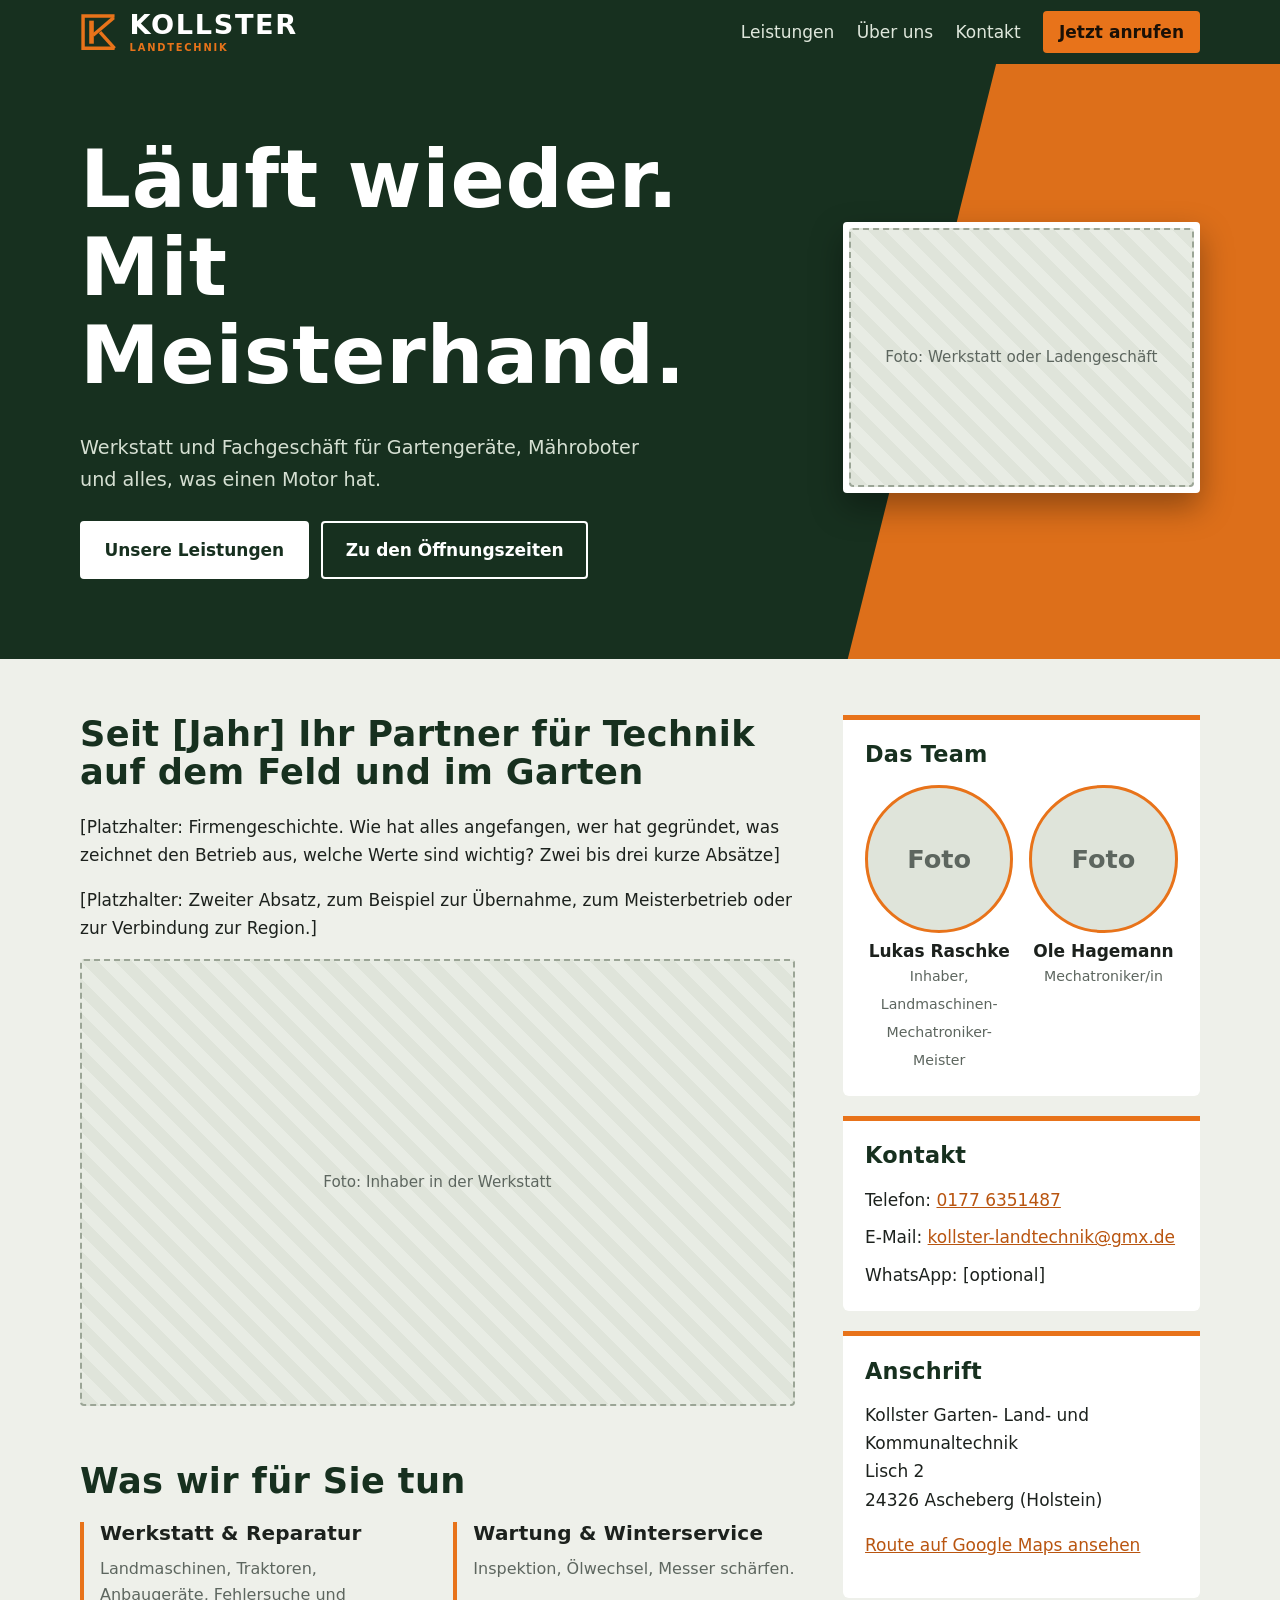
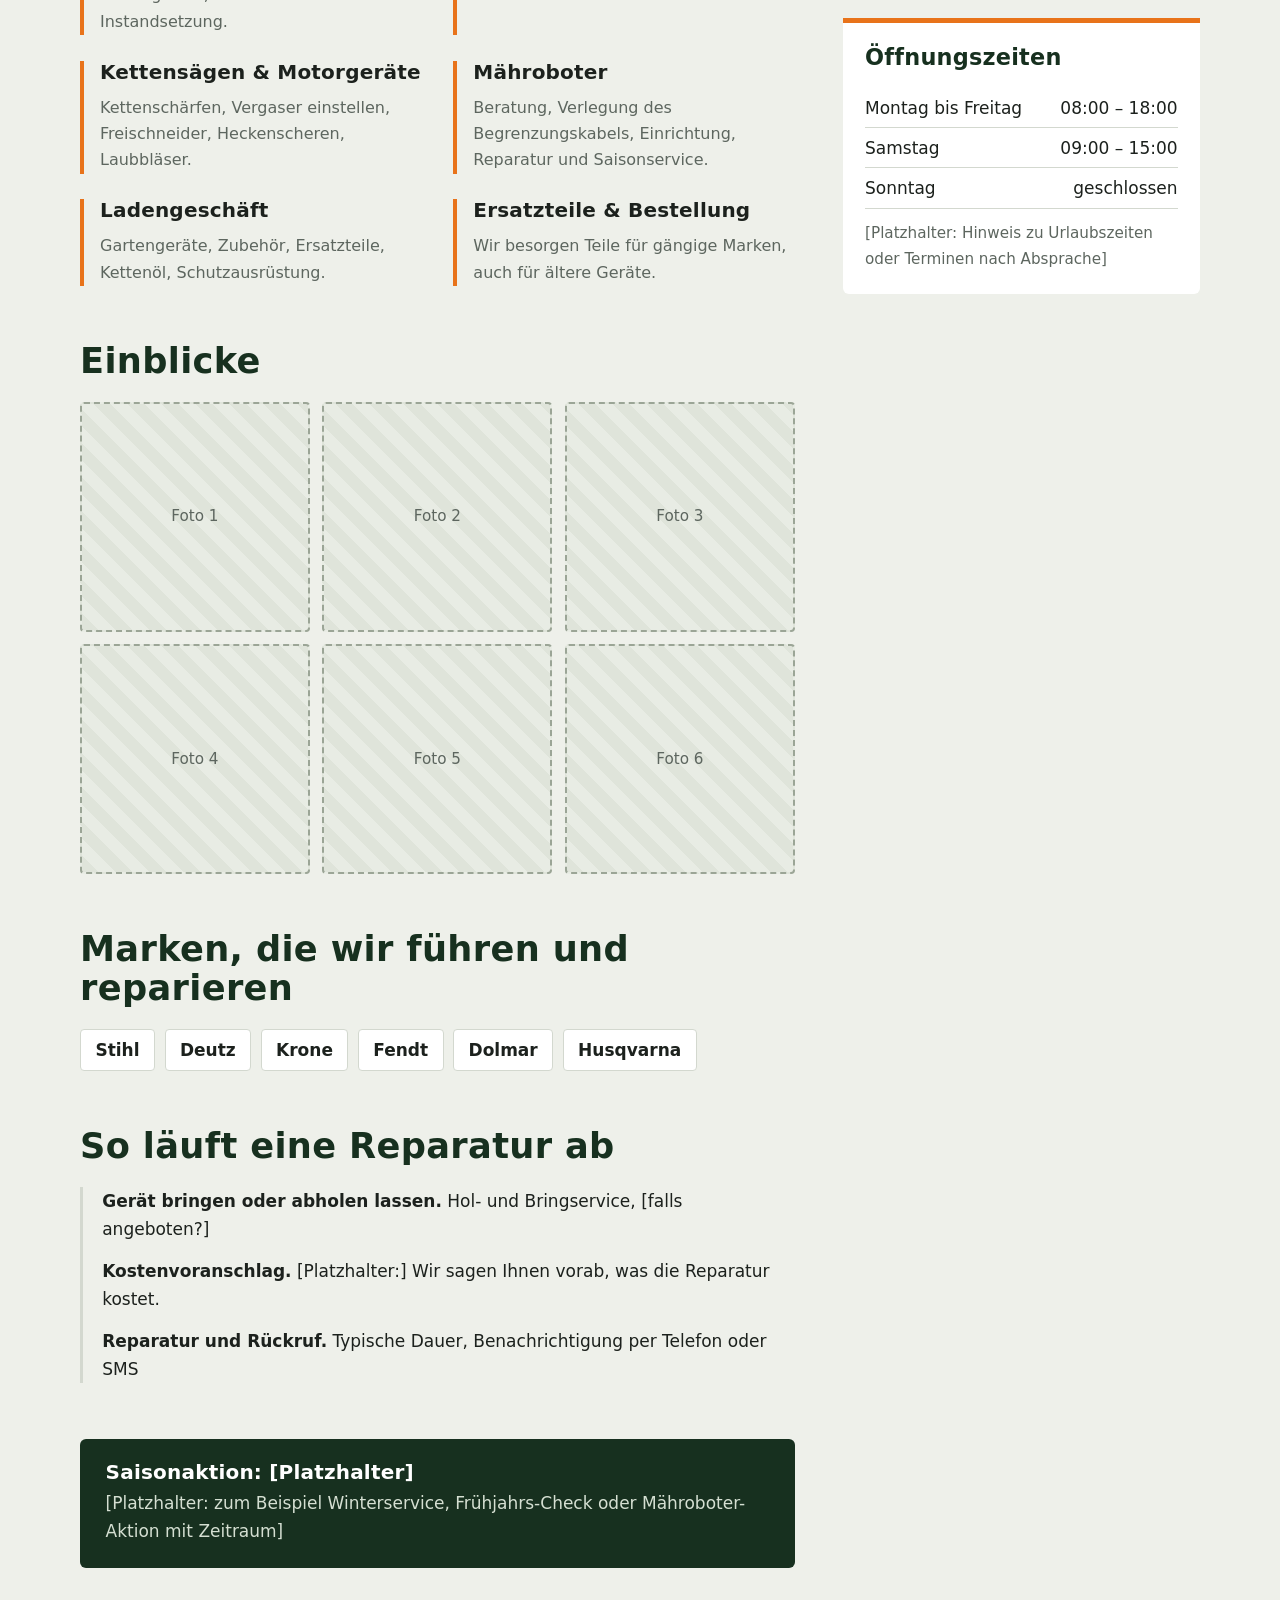
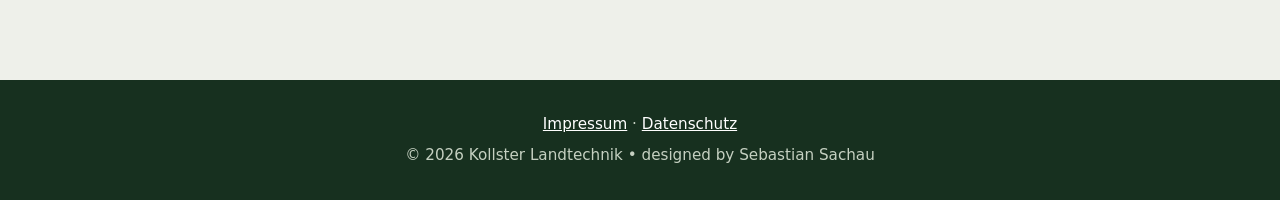
<file: index.html>
<!DOCTYPE html>
<html lang="de">
<head>
<meta charset="utf-8">
<meta name="viewport" content="width=device-width, initial-scale=1">
<title>Kollster Landtechnik | Ascheberg</title>
<meta name="description" content="Landmaschinen-Mechatronik, Reparatur und Wartung von Kettensägen, Rasenmähern und Mährobotern. Fachgeschäft für Gartengeräte in Ascheberg (Holstein).">
<link rel="stylesheet" href="css/style.css">
</head>
<body>

<header class="kopf">
  <div class="wrap">
    <a class="logo" href="#top"><svg viewBox="0 0 100 100" aria-hidden="true" fill="none" stroke="currentColor" stroke-width="9" stroke-linejoin="miter"><path d="M90 8H8v84h82"/><path d="M30 20v60" stroke-width="12"/><path d="M34 58L88 12"/><path d="M52 50l38 42"/></svg><span class="logo-text">Kollster<small>Landtechnik</small></span></a>
    <nav class="nav" aria-label="Hauptnavigation">
      <a href="#leistungen">Leistungen</a>
      <a href="#geschichte">Über uns</a>
      <a href="#kontakt">Kontakt</a>
      <a class="anruf" href="tel:+491776351487">Jetzt anrufen</a>
    </nav>
  </div>
</header>

<div class="hero" id="top">
  <div class="wrap">
    <div class="hero-text">
      <h1>Läuft wieder. Mit Meisterhand.</h1>
      <p>Werkstatt und Fachgeschäft für Gartengeräte, Mähroboter und alles, was einen Motor hat.</p>
      <div class="knoepfe">
        <a class="knopf voll" href="#leistungen">Unsere Leistungen</a>
        <a class="knopf" href="#zeiten">Zu den Öffnungszeiten</a>
      </div>
    </div>
    <!-- <img class="foto" src="…" alt="…"> -->
    <div class="hero-foto"><div class="ph">Foto: Werkstatt oder Ladengeschäft</div></div>
  </div>
</div>

<div class="wrap zweispaltig">

<main>
  <section id="geschichte">
    <h2>Seit [Jahr] Ihr Partner für Technik auf dem Feld und im Garten</h2>
    <p>[Platzhalter: Firmengeschichte. Wie hat alles angefangen, wer hat gegründet, was zeichnet den Betrieb aus, welche Werte sind wichtig? Zwei bis drei kurze Absätze]</p>
    <p>[Platzhalter: Zweiter Absatz, zum Beispiel zur Übernahme, zum Meisterbetrieb oder zur Verbindung zur Region.]</p>
    <div class="ph">Foto: Inhaber in der Werkstatt</div>
  </section>

  <section id="leistungen">
    <h2>Was wir für Sie tun</h2>
    <div class="leistungen">
      <div><h3>Werkstatt &amp; Reparatur</h3><p>Landmaschinen, Traktoren, Anbaugeräte, Fehlersuche und Instandsetzung.</p></div>
      <div><h3>Wartung &amp; Winterservice</h3><p>Inspektion, Ölwechsel, Messer schärfen.</p></div>
      <div><h3>Kettensägen &amp; Motorgeräte</h3><p>Kettenschärfen, Vergaser einstellen, Freischneider, Heckenscheren, Laubbläser.</p></div>
      <div><h3>Mähroboter</h3><p>Beratung, Verlegung des Begrenzungskabels, Einrichtung, Reparatur und Saisonservice.</p></div>
      <div><h3>Ladengeschäft</h3><p>Gartengeräte, Zubehör, Ersatzteile, Kettenöl, Schutzausrüstung.</p></div>
      <div><h3>Ersatzteile &amp; Bestellung</h3><p>Wir besorgen Teile für gängige Marken, auch für ältere Geräte.</p></div>
    </div>
  </section>

  <section id="galerie">
    <h2>Einblicke</h2>
    <div class="galerie">
      <!-- <img class="foto" src="…" alt="…"> -->
      <div class="ph">Foto 1</div><div class="ph">Foto 2</div><div class="ph">Foto 3</div>
      <div class="ph">Foto 4</div><div class="ph">Foto 5</div><div class="ph">Foto 6</div>
    </div>
  </section>

  <section id="marken">
    <h2>Marken, die wir führen und reparieren</h2>
    <ul class="marken">
      <li>Stihl</li><li>Deutz</li><li>Krone</li><li>Fendt</li><li>Dolmar</li><li>Husqvarna</li>
    </ul>
  </section>

  <section id="ablauf">
    <h2>So läuft eine Reparatur ab</h2>
    <div class="zeitleiste">
      <p><strong>Gerät bringen oder abholen lassen.</strong> Hol- und Bringservice, [falls angeboten?]</p>
      <p><strong>Kostenvoranschlag.</strong> [Platzhalter:] Wir sagen Ihnen vorab, was die Reparatur kostet.</p>
      <p><strong>Reparatur und Rückruf.</strong> Typische Dauer, Benachrichtigung per Telefon oder SMS</p>
    </div>
  </section>

  <section class="hinweis">
    <h3>Saisonaktion: [Platzhalter]</h3>
    <p>[Platzhalter: zum Beispiel Winterservice, Frühjahrs-Check oder Mähroboter-Aktion mit Zeitraum]</p>
  </section>
</main>

<aside id="kontakt">
  <div class="box">
    <h2>Das Team</h2>
    <div class="team">
      <div><!--<img class="rund" src="…" alt="…">--><div class="rund">Foto</div><strong>Lukas Raschke</strong><small>Inhaber, Landmaschinen-Mechatroniker-Meister</small></div>
      <div><div class="rund">Foto</div><strong>Ole Hagemann</strong><small>Mechatroniker/in</small></div>
    </div>
  </div>

  <div class="box">
    <h2>Kontakt</h2>
    <ul class="liste">
      <li>Telefon: <a href="tel:+491776351487">0177 6351487</a></li>
      <li>E-Mail: <a href="mailto:kollster-landtechnik@gmx.de">kollster-landtechnik@gmx.de</a></li>
      <li>WhatsApp: [optional]</li>
    </ul>
  </div>

  <div class="box">
    <h2>Anschrift</h2>
    <p>Kollster Garten- Land- und Kommunaltechnik<br>Lisch 2<br>24326 Ascheberg (Holstein)</p>
    <p><a href="https://maps.app.goo.gl/TQUiCkrc1mgyCzgw7" target="_blank" rel="noopener">Route auf Google Maps ansehen</a></p>
  </div>

  <div id="zeiten" class="box">
    <h2>Öffnungszeiten</h2>
    <table class="zeiten">
      <tr><td>Montag bis Freitag</td><td>08:00 – 18:00</td></tr>
      <tr><td>Samstag</td><td>09:00 – 15:00</td></tr>
      <tr><td>Sonntag</td><td>geschlossen</td></tr>
    </table>
    <p style="margin:.8rem 0 0;font-size:.95rem;color:var(--grau)">[Platzhalter: Hinweis zu Urlaubszeiten oder Terminen nach Absprache]</p>
  </div>
</aside>

</div>

<footer class="fuss">
  <div class="wrap">
    <nav class="fuss-links" aria-label="Rechtliches"><a href="impressum.html">Impressum</a> · <a href="datenschutz.html">Datenschutz</a></nav>
    <p class="fuss-copy"><span>© 2026 Kollster Landtechnik</span> <span class="sep">•</span> <span>designed by Sebastian Sachau</span></p>
  </div>
</footer>

</body>
</html>
</file>
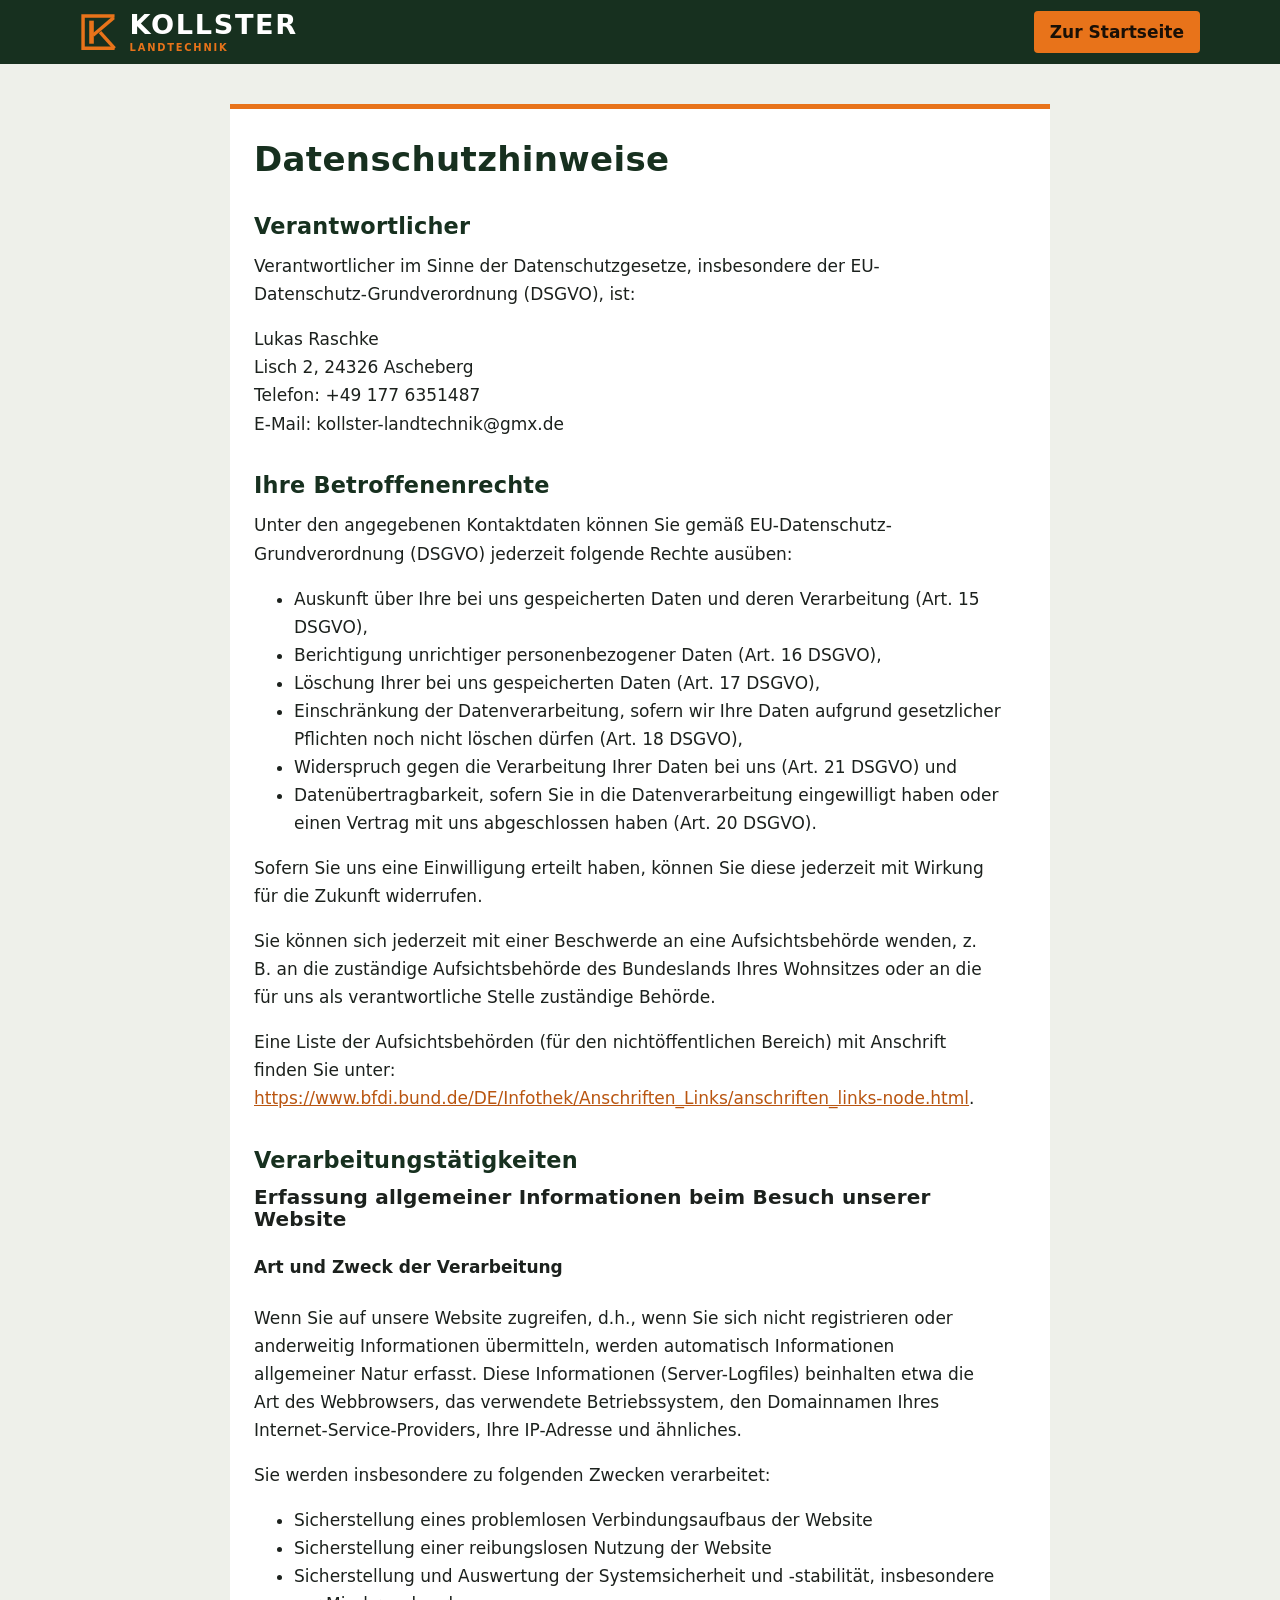
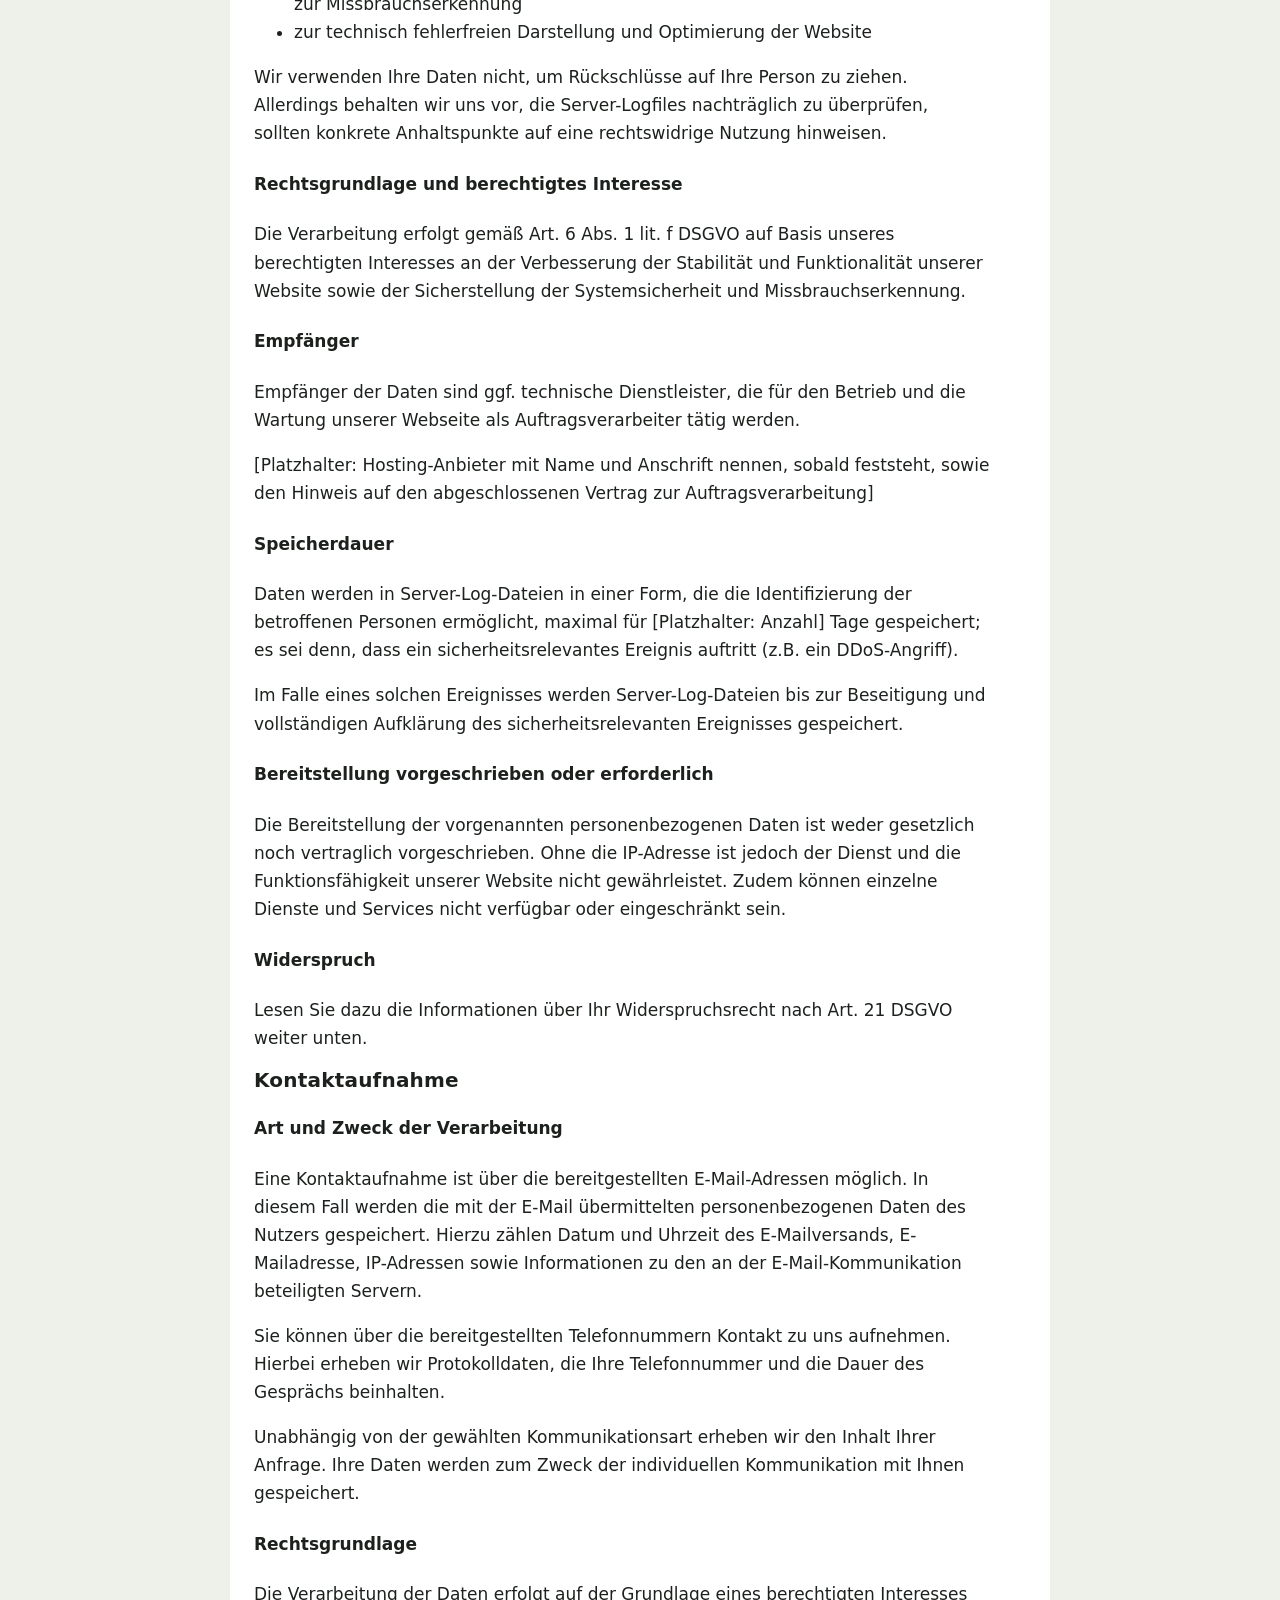
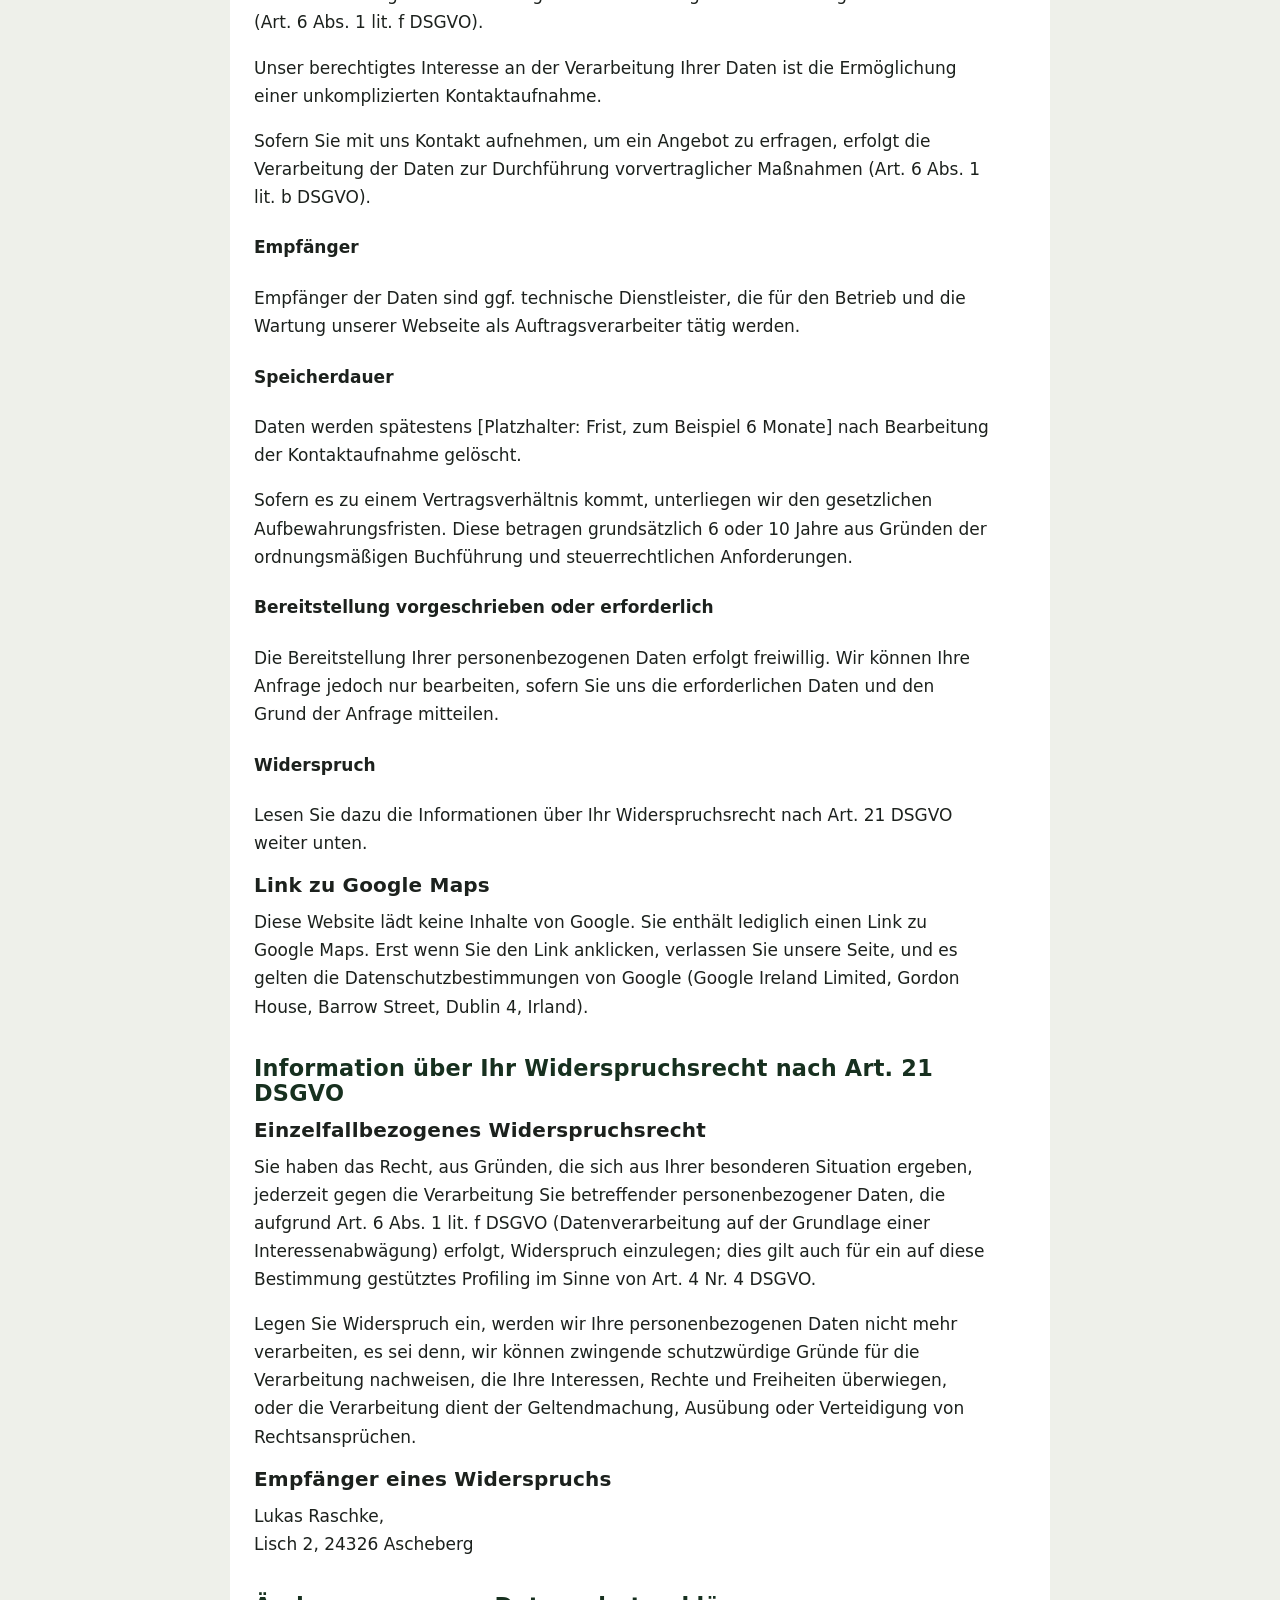
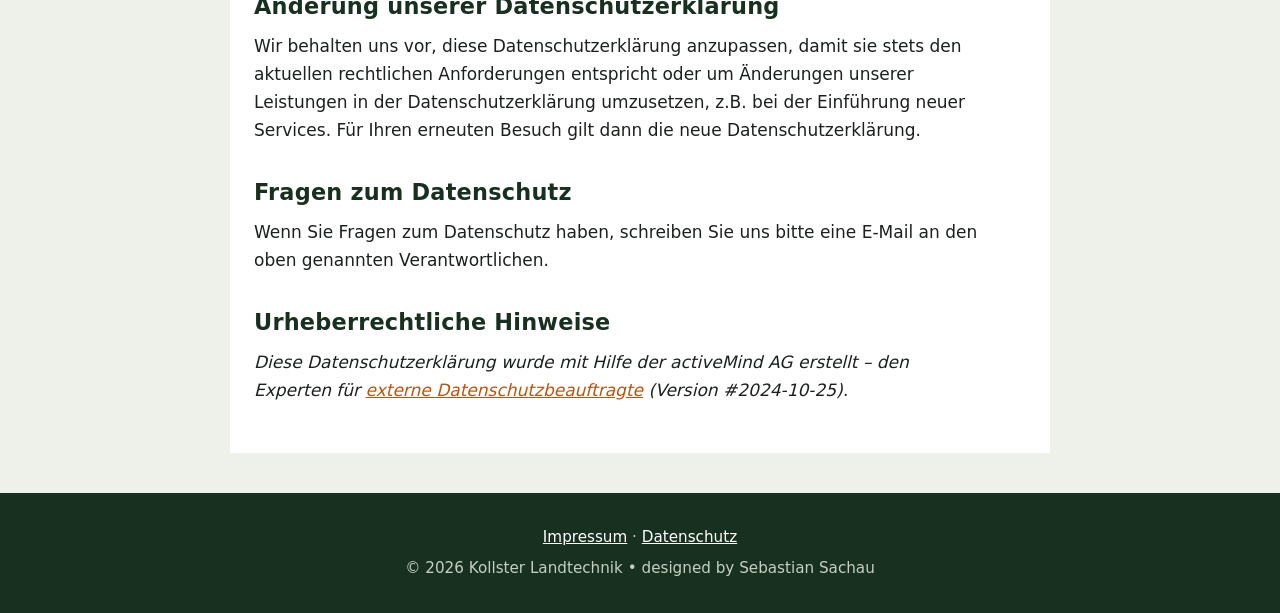
<file: datenschutz.html>
<!DOCTYPE html>
<html lang="de">
<head>
<meta charset="utf-8">
<meta name="viewport" content="width=device-width, initial-scale=1">
<title>Datenschutzerklärung – Kollster Landtechnik</title>
<meta name="robots" content="noindex">
<link rel="stylesheet" href="css/style.css">
</head>
<body>
<header class="kopf"><div class="wrap">
  <a class="logo" href="index.html"><svg viewBox="0 0 100 100" aria-hidden="true" fill="none" stroke="currentColor" stroke-width="9" stroke-linejoin="miter"><path d="M90 8H8v84h82"/><path d="M30 20v60" stroke-width="12"/><path d="M34 58L88 12"/><path d="M52 50l38 42"/></svg><span class="logo-text">Kollster<small>Landtechnik</small></span></a>
  <nav class="nav"><a class="anruf" href="index.html">Zur Startseite</a></nav>
</div></header>

<main class="recht">
<h1>Datenschutzhinweise</h1>

<h2>Verantwortlicher</h2>
<p>Verantwortlicher im Sinne der Datenschutzgesetze, insbesondere der EU-Datenschutz-Grundverordnung (DSGVO), ist:</p>
<p>Lukas Raschke<br>Lisch 2, 24326 Ascheberg<br>Telefon: +49 177 6351487<br>E-Mail: kollster-landtechnik@gmx.de</p>

<h2>Ihre Betroffenenrechte</h2>
<p>Unter den angegebenen Kontaktdaten können Sie gemäß EU-Datenschutz-Grundverordnung (DSGVO) jederzeit folgende Rechte ausüben:</p>
<ul>
<li>Auskunft über Ihre bei uns gespeicherten Daten und deren Verarbeitung (Art. 15 DSGVO),</li>
<li>Berichtigung unrichtiger personenbezogener Daten (Art. 16 DSGVO),</li>
<li>Löschung Ihrer bei uns gespeicherten Daten (Art. 17 DSGVO),</li>
<li>Einschränkung der Datenverarbeitung, sofern wir Ihre Daten aufgrund gesetzlicher Pflichten noch nicht löschen dürfen (Art. 18 DSGVO),</li>
<li>Widerspruch gegen die Verarbeitung Ihrer Daten bei uns (Art. 21 DSGVO) und</li>
<li>Datenübertragbarkeit, sofern Sie in die Datenverarbeitung eingewilligt haben oder einen Vertrag mit uns abgeschlossen haben (Art. 20 DSGVO).</li>
</ul>
<p>Sofern Sie uns eine Einwilligung erteilt haben, können Sie diese jederzeit mit Wirkung für die Zukunft widerrufen.</p>
<p>Sie können sich jederzeit mit einer Beschwerde an eine Aufsichtsbehörde wenden, z. B. an die zuständige Aufsichtsbehörde des Bundeslands Ihres Wohnsitzes oder an die für uns als verantwortliche Stelle zuständige Behörde.</p>
<p>Eine Liste der Aufsichtsbehörden (für den nichtöffentlichen Bereich) mit Anschrift finden Sie unter: <a href="https://www.bfdi.bund.de/DE/Infothek/Anschriften_Links/anschriften_links-node.html">https://www.bfdi.bund.de/DE/Infothek/Anschriften_Links/anschriften_links-node.html</a>.</p>

<h2>Verarbeitungstätigkeiten</h2>
<h3>Erfassung allgemeiner Informationen beim Besuch unserer Website</h3>
<h4>Art und Zweck der Verarbeitung</h4>
<p>Wenn Sie auf unsere Website zugreifen, d.h., wenn Sie sich nicht registrieren oder anderweitig Informationen übermitteln, werden automatisch Informationen allgemeiner Natur erfasst. Diese Informationen (Server-Logfiles) beinhalten etwa die Art des Webbrowsers, das verwendete Betriebssystem, den Domainnamen Ihres Internet-Service-Providers, Ihre IP-Adresse und ähnliches.</p>
<p>Sie werden insbesondere zu folgenden Zwecken verarbeitet:</p>
<ul>
<li>Sicherstellung eines problemlosen Verbindungsaufbaus der Website</li>
<li>Sicherstellung einer reibungslosen Nutzung der Website</li>
<li>Sicherstellung und Auswertung der Systemsicherheit und -stabilität, insbesondere zur Missbrauchserkennung</li>
<li>zur technisch fehlerfreien Darstellung und Optimierung der Website</li>
</ul>
<p>Wir verwenden Ihre Daten nicht, um Rückschlüsse auf Ihre Person zu ziehen. Allerdings behalten wir uns vor, die Server-Logfiles nachträglich zu überprüfen, sollten konkrete Anhaltspunkte auf eine rechtswidrige Nutzung hinweisen.</p>
<h4>Rechtsgrundlage und berechtigtes Interesse</h4>
<p>Die Verarbeitung erfolgt gemäß Art. 6 Abs. 1 lit. f DSGVO auf Basis unseres berechtigten Interesses an der Verbesserung der Stabilität und Funktionalität unserer Website sowie der Sicherstellung der Systemsicherheit und Missbrauchserkennung.</p>
<h4>Empfänger</h4>
<p>Empfänger der Daten sind ggf. technische Dienstleister, die für den Betrieb und die Wartung unserer Webseite als Auftragsverarbeiter tätig werden.</p>
<p>[Platzhalter: Hosting-Anbieter mit Name und Anschrift nennen, sobald feststeht, sowie den Hinweis auf den abgeschlossenen Vertrag zur Auftragsverarbeitung]</p>
<h4>Speicherdauer</h4>
<p>Daten werden in Server-Log-Dateien in einer Form, die die Identifizierung der betroffenen Personen ermöglicht, maximal für [Platzhalter: Anzahl] Tage gespeichert; es sei denn, dass ein sicherheitsrelevantes Ereignis auftritt (z.B. ein DDoS-Angriff).</p>
<p>Im Falle eines solchen Ereignisses werden Server-Log-Dateien bis zur Beseitigung und vollständigen Aufklärung des sicherheitsrelevanten Ereignisses gespeichert.</p>
<h4>Bereitstellung vorgeschrieben oder erforderlich</h4>
<p>Die Bereitstellung der vorgenannten personenbezogenen Daten ist weder gesetzlich noch vertraglich vorgeschrieben. Ohne die IP-Adresse ist jedoch der Dienst und die Funktionsfähigkeit unserer Website nicht gewährleistet. Zudem können einzelne Dienste und Services nicht verfügbar oder eingeschränkt sein.</p>
<h4>Widerspruch</h4>
<p>Lesen Sie dazu die Informationen über Ihr Widerspruchsrecht nach Art. 21 DSGVO weiter unten.</p>

<h3>Kontaktaufnahme</h3>
<h4>Art und Zweck der Verarbeitung</h4>
<p>Eine Kontaktaufnahme ist über die bereitgestellten E-Mail-Adressen möglich. In diesem Fall werden die mit der E-Mail übermittelten personenbezogenen Daten des Nutzers gespeichert. Hierzu zählen Datum und Uhrzeit des E-Mailversands, E-Mailadresse, IP-Adressen sowie Informationen zu den an der E-Mail-Kommunikation beteiligten Servern.</p>
<p>Sie können über die bereitgestellten Telefonnummern Kontakt zu uns aufnehmen. Hierbei erheben wir Protokolldaten, die Ihre Telefonnummer und die Dauer des Gesprächs beinhalten.</p>
<p>Unabhängig von der gewählten Kommunikationsart erheben wir den Inhalt Ihrer Anfrage. Ihre Daten werden zum Zweck der individuellen Kommunikation mit Ihnen gespeichert.</p>
<h4>Rechtsgrundlage</h4>
<p>Die Verarbeitung der Daten erfolgt auf der Grundlage eines berechtigten Interesses (Art. 6 Abs. 1 lit. f DSGVO).</p>
<p>Unser berechtigtes Interesse an der Verarbeitung Ihrer Daten ist die Ermöglichung einer unkomplizierten Kontaktaufnahme.</p>
<p>Sofern Sie mit uns Kontakt aufnehmen, um ein Angebot zu erfragen, erfolgt die Verarbeitung der Daten zur Durchführung vorvertraglicher Maßnahmen (Art. 6 Abs. 1 lit. b DSGVO).</p>
<h4>Empfänger</h4>
<p>Empfänger der Daten sind ggf. technische Dienstleister, die für den Betrieb und die Wartung unserer Webseite als Auftragsverarbeiter tätig werden.</p>
<h4>Speicherdauer</h4>
<p>Daten werden spätestens [Platzhalter: Frist, zum Beispiel 6 Monate] nach Bearbeitung der Kontaktaufnahme gelöscht.</p>
<p>Sofern es zu einem Vertragsverhältnis kommt, unterliegen wir den gesetzlichen Aufbewahrungsfristen. Diese betragen grundsätzlich 6 oder 10 Jahre aus Gründen der ordnungsmäßigen Buchführung und steuerrechtlichen Anforderungen.</p>
<h4>Bereitstellung vorgeschrieben oder erforderlich</h4>
<p>Die Bereitstellung Ihrer personenbezogenen Daten erfolgt freiwillig. Wir können Ihre Anfrage jedoch nur bearbeiten, sofern Sie uns die erforderlichen Daten und den Grund der Anfrage mitteilen.</p>
<h4>Widerspruch</h4>
<p>Lesen Sie dazu die Informationen über Ihr Widerspruchsrecht nach Art. 21 DSGVO weiter unten.</p>

<h3>Link zu Google Maps</h3>
<p>Diese Website lädt keine Inhalte von Google. Sie enthält lediglich einen Link zu Google Maps. Erst wenn Sie den Link anklicken, verlassen Sie unsere Seite, und es gelten die Datenschutzbestimmungen von Google (Google Ireland Limited, Gordon House, Barrow Street, Dublin 4, Irland).</p>

<h2>Information über Ihr Widerspruchsrecht nach Art. 21 DSGVO</h2>
<h3>Einzelfallbezogenes Widerspruchsrecht</h3>
<p>Sie haben das Recht, aus Gründen, die sich aus Ihrer besonderen Situation ergeben, jederzeit gegen die Verarbeitung Sie betreffender personenbezogener Daten, die aufgrund Art. 6 Abs. 1 lit. f DSGVO (Datenverarbeitung auf der Grundlage einer Interessenabwägung) erfolgt, Widerspruch einzulegen; dies gilt auch für ein auf diese Bestimmung gestütztes Profiling im Sinne von Art. 4 Nr. 4 DSGVO.</p>
<p>Legen Sie Widerspruch ein, werden wir Ihre personenbezogenen Daten nicht mehr verarbeiten, es sei denn, wir können zwingende schutzwürdige Gründe für die Verarbeitung nachweisen, die Ihre Interessen, Rechte und Freiheiten überwiegen, oder die Verarbeitung dient der Geltendmachung, Ausübung oder Verteidigung von Rechtsansprüchen.</p>
<h3>Empfänger eines Widerspruchs</h3>
<p>Lukas Raschke,<br>Lisch 2, 24326 Ascheberg</p>

<h2>Änderung unserer Datenschutzerklärung</h2>
<p>Wir behalten uns vor, diese Datenschutzerklärung anzupassen, damit sie stets den aktuellen rechtlichen Anforderungen entspricht oder um Änderungen unserer Leistungen in der Datenschutzerklärung umzusetzen, z.B. bei der Einführung neuer Services. Für Ihren erneuten Besuch gilt dann die neue Datenschutzerklärung.</p>
<h2>Fragen zum Datenschutz</h2>
<p>Wenn Sie Fragen zum Datenschutz haben, schreiben Sie uns bitte eine E-Mail an den oben genannten Verantwortlichen.</p>
<h2>Urheberrechtliche Hinweise</h2>
<p><em>Diese Datenschutzerklärung wurde mit Hilfe der activeMind AG erstellt – den Experten für <a href="https://www.activemind.de/datenschutz/datenschutzbeauftragter/" target="_blank" rel="noopener">externe Datenschutzbeauftragte</a> (Version #2024-10-25).</em></p>
</main>

<footer class="fuss">
  <div class="wrap">
    <nav class="fuss-links" aria-label="Rechtliches"><a href="impressum.html">Impressum</a> · <a href="datenschutz.html">Datenschutz</a></nav>
    <p class="fuss-copy"><span>© 2026 Kollster Landtechnik</span> <span class="sep">•</span> <span>designed by Sebastian Sachau</span></p>
  </div>
</footer>
</body>
</html>
</file>
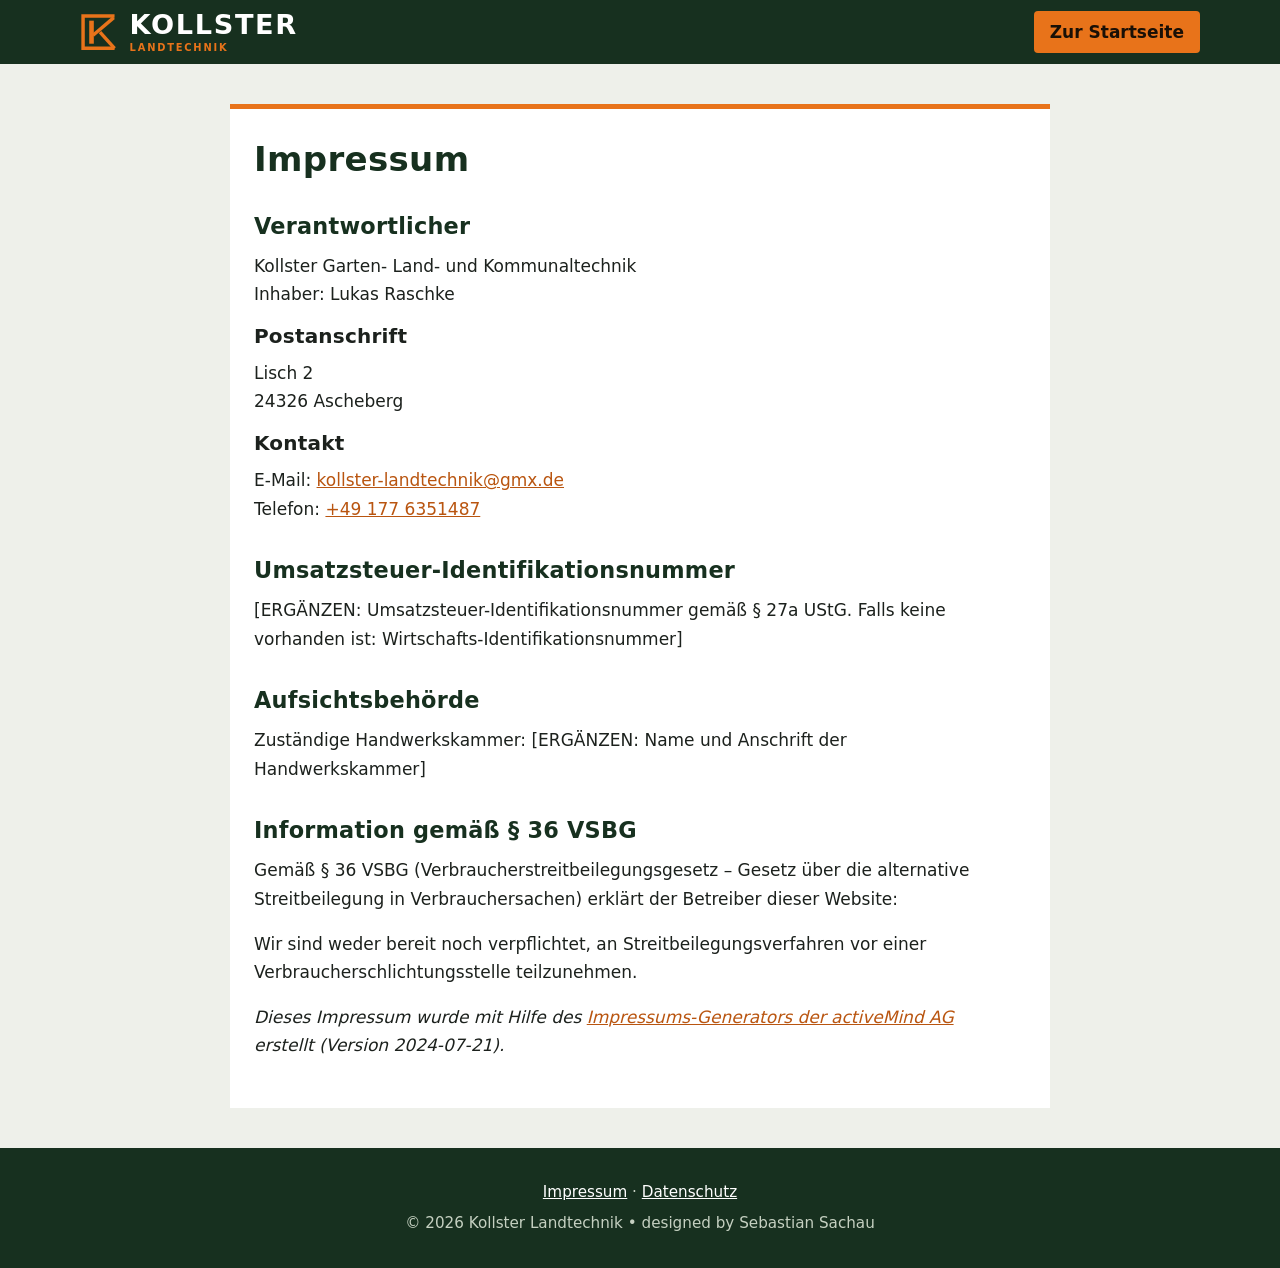
<file: impressum.html>
<!DOCTYPE html>
<html lang="de">
<head>
<meta charset="utf-8">
<meta name="viewport" content="width=device-width, initial-scale=1">
<title>Impressum – Kollster Landtechnik</title>
<meta name="robots" content="noindex">
<link rel="stylesheet" href="css/style.css">
</head>
<body>
<header class="kopf"><div class="wrap">
  <a class="logo" href="index.html"><svg viewBox="0 0 100 100" aria-hidden="true" fill="none" stroke="currentColor" stroke-width="9" stroke-linejoin="miter"><path d="M90 8H8v84h82"/><path d="M30 20v60" stroke-width="12"/><path d="M34 58L88 12"/><path d="M52 50l38 42"/></svg><span class="logo-text">Kollster<small>Landtechnik</small></span></a>
  <nav class="nav"><a class="anruf" href="index.html">Zur Startseite</a></nav>
</div></header>

<main class="recht">
  <h1>Impressum</h1>

  <h2>Verantwortlicher</h2>
  <p>Kollster Garten- Land- und Kommunaltechnik<br>Inhaber: Lukas Raschke</p>
  <h3>Postanschrift</h3>
  <p>Lisch 2<br>24326 Ascheberg</p>
  <h3>Kontakt</h3>
  <p>E-Mail: <a href="mailto:kollster-landtechnik@gmx.de">kollster-landtechnik@gmx.de</a><br>Telefon: <a href="tel:+491776351487">+49 177 6351487</a></p>

  <h2>Umsatzsteuer-Identifikationsnummer</h2>
  <p>[ERGÄNZEN: Umsatzsteuer-Identifikationsnummer gemäß § 27a UStG. Falls keine vorhanden ist: Wirtschafts-Identifikationsnummer]</p>

  <h2>Aufsichtsbehörde</h2>
  <p>Zuständige Handwerkskammer: [ERGÄNZEN: Name und Anschrift der Handwerkskammer]</p>

  <h2>Information gemäß § 36 VSBG</h2>
  <p>Gemäß § 36 VSBG (Verbraucherstreitbeilegungsgesetz – Gesetz über die alternative Streitbeilegung in Verbrauchersachen) erklärt der Betreiber dieser Website:</p>
  <p>Wir sind weder bereit noch verpflichtet, an Streitbeilegungsverfahren vor einer Verbraucherschlichtungsstelle teilzunehmen.</p>

  <p><em>Dieses Impressum wurde mit Hilfe des <a href="https://www.activemind.de/generatoren/impressum/" target="_blank" rel="noopener">Impressums-Generators der activeMind AG</a> erstellt (Version 2024-07-21).</em></p>
</main>

<footer class="fuss">
  <div class="wrap">
    <nav class="fuss-links" aria-label="Rechtliches"><a href="impressum.html">Impressum</a> · <a href="datenschutz.html">Datenschutz</a></nav>
    <p class="fuss-copy"><span>© 2026 Kollster Landtechnik</span> <span class="sep">•</span> <span>designed by Sebastian Sachau</span></p>
  </div>
</footer>
</body>
</html>
</file>
<file: css/style.css>
/* Mustermann Landtechnik – Stylesheet
   Farben und Schrift oben in :root anpassen */
:root{
  --wald:#17301f; --wald-hell:#24472f; --orange:#e8731a; --orange-dunkel:#b95510;
  --papier:#eef0ea; --weiss:#fff; --text:#1c211d; --grau:#5d665f; --linie:#d3d8cf;
  --head:"Bahnschrift","DIN Alternate","Arial Narrow","Roboto Condensed",system-ui,sans-serif;
  --body:system-ui,-apple-system,"Segoe UI",Roboto,sans-serif;
}
*{box-sizing:border-box}
html{scroll-behavior:smooth;scroll-padding-top:5rem}
body{min-height:100vh;min-height:100dvh;display:flex;flex-direction:column;margin:0;font:1.0625rem/1.65 var(--body);color:var(--text);background:var(--papier)}
img{max-width:100%;display:block}
a{color:var(--orange-dunkel)}
a:focus-visible,button:focus-visible{outline:3px solid var(--orange);outline-offset:2px}
h1,h2,h3{font-family:var(--head);line-height:1.1;margin:0 0 .6em;letter-spacing:.01em}
h2{font-size:clamp(1.7rem,3vw,2.2rem);color:var(--wald)}
h3{font-size:1.25rem}
p{margin:0 0 1em;max-width:68ch}
.wrap{width:100%;max-width:1160px;margin:0 auto;padding:0 1.25rem}

/* Kopfzeile */
.kopf{position:sticky;top:0;z-index:10;background:var(--wald);color:#fff}
.kopf .wrap{display:flex;align-items:center;justify-content:space-between;gap:1rem;min-height:4rem}
.logo{display:inline-flex;align-items:center;gap:.7rem;color:#fff;text-decoration:none;text-transform:uppercase}
.logo svg{width:2.4rem;height:2.4rem;color:var(--orange);flex:none}
.logo-text{display:flex;flex-direction:column;gap:.25rem;font:700 1.7rem/1 var(--head);letter-spacing:.06em}
.logo-text small{font:600 .62rem/1 var(--body);letter-spacing:.18em;color:var(--orange)}
.nav{display:flex;gap:1.4rem;align-items:center}
.nav a{color:#dfe7dc;text-decoration:none;font-weight:500}
.nav a:hover{color:#fff}
.nav .anruf{background:var(--orange);color:#1a1006;padding:.45rem 1rem;border-radius:4px;font-weight:700}

/* Einstieg */
.hero{background:var(--wald);color:#fff;position:relative;overflow:hidden;padding:4.5rem 0 5rem}
.hero::after{content:"";position:absolute;right:-6%;top:0;bottom:0;width:34%;background:var(--orange);transform:skewX(-14deg);opacity:.95}
.hero .wrap{position:relative;z-index:1;display:grid;grid-template-columns:minmax(0,2fr) minmax(0,1fr);gap:3rem;align-items:center}
.hero h1{font-size:clamp(2.6rem,7vw,5rem);max-width:12ch;margin-bottom:.4em}
.hero p{font-size:1.2rem;color:#d5dfd2;max-width:46ch}
.knoepfe{display:flex;flex-wrap:wrap;gap:.8rem;margin-top:1.6rem}
.knopf{display:inline-block;padding:.8rem 1.4rem;border-radius:4px;font-weight:700;text-decoration:none;border:2px solid #fff;color:#fff}
.knopf.voll{background:#fff;color:var(--wald)}
.knopf:hover{background:var(--orange);border-color:var(--orange);color:#1a1006}
.hero-foto{background:#fff;padding:6px;border-radius:4px;box-shadow:0 14px 32px rgba(0,0,0,.35)}
.hero-foto .ph{aspect-ratio:4/3}

/* Zwei Spalten */
.zweispaltig{display:grid;grid-template-columns:minmax(0,2fr) minmax(0,1fr);gap:3rem;padding-block:3.5rem;align-items:start}
main section{margin-bottom:3.5rem}
aside{position:sticky;top:5rem;display:grid;gap:1.25rem}
.box{background:var(--weiss);border-top:5px solid var(--orange);padding:1.4rem;border-radius:0 0 6px 6px}
.box h2{font-size:1.4rem;margin-bottom:.8em}

/* Bildplatzhalter – <div class="ph"> einfach durch <img src="..." alt="..."> ersetzen */
.ph{background:repeating-linear-gradient(45deg,#dfe4da,#dfe4da 12px,#e8ece4 12px,#e8ece4 24px);border:2px dashed #9ba596;color:var(--grau);display:grid;place-items:center;text-align:center;font-size:.95rem;aspect-ratio:16/10;border-radius:4px}
img.foto{border-radius:4px;aspect-ratio:16/10;object-fit:cover;width:100%}
.galerie{display:grid;grid-template-columns:repeat(3,1fr);gap:.8rem}
.galerie .ph{aspect-ratio:1}

/* Leistungen */
.leistungen{display:grid;grid-template-columns:1fr 1fr;gap:1.6rem 2rem}
.leistungen div{border-left:4px solid var(--orange);padding-left:1rem}
.leistungen p{margin:0;color:var(--grau);font-size:1rem}
.marken{display:flex;flex-wrap:wrap;gap:.6rem;padding:0;list-style:none}
.marken li{background:var(--weiss);border:1px solid var(--linie);padding:.4rem .9rem;border-radius:4px;font-weight:600}
.zeitleiste{border-left:3px solid var(--linie);padding-left:1.2rem}
.zeitleiste p{margin-bottom:.8em}
.hinweis{background:var(--wald);color:#fff;padding:1.4rem 1.6rem;border-radius:6px}
.hinweis h3{color:#fff;margin-bottom:.3em}
.hinweis p{margin:0;color:#d5dfd2}

/* Team */
.team{display:grid;grid-template-columns:1fr 1fr;gap:1rem;text-align:center}
.rund{width:100%;aspect-ratio:1;border-radius:50%;object-fit:cover;background:#dfe4da;border:3px solid var(--orange);display:grid;place-items:center;font:700 1.6rem var(--head);color:var(--grau);margin-bottom:.5rem}
.team strong{display:block;line-height:1.2}
.team small{color:var(--grau)}

/* Kontakt und Zeiten */
.liste{list-style:none;margin:0;padding:0;display:grid;gap:.6rem}
.zeiten{width:100%;border-collapse:collapse}
.zeiten td{padding:.35rem 0;border-bottom:1px solid var(--linie)}
.zeiten td:last-child{text-align:right;font-variant-numeric:tabular-nums}
.zeiten tr.heute{font-weight:700;color:var(--orange-dunkel)}

.fuss{margin-top:auto;background:var(--wald);color:#c5d0c1;padding:2rem 0;font-size:.95rem}
.fuss a{color:#fff}
.fuss .wrap{text-align:center}
.fuss p{margin:.4rem auto 0;max-width:none}

/* Rechtstexte */
.recht{width:100%;background:var(--weiss);max-width:820px;margin:2.5rem auto;padding:2rem 1.5rem;border-top:5px solid var(--orange)}
.recht h2{margin-top:1.6em;font-size:1.4rem}
.recht h1{color:var(--wald)}
.recht a{overflow-wrap:anywhere}

@media (max-width:900px){
  .zweispaltig{grid-template-columns:1fr;gap:2rem}
  aside{position:static}
  .hero-foto{display:none}
  .hero .wrap{grid-template-columns:1fr}
  .hero::after{width:22%}
  .nav a:not(.anruf){display:none}
}
@media (max-width:560px){
  .logo-text{font-size:1.35rem}
  .logo svg{width:2rem;height:2rem}
  .fuss-copy span{display:block}
  .fuss-copy .sep{display:none}
  .leistungen{grid-template-columns:1fr}
  .galerie{grid-template-columns:1fr 1fr}
}
@media (prefers-reduced-motion:reduce){html{scroll-behavior:auto}}
</file>
